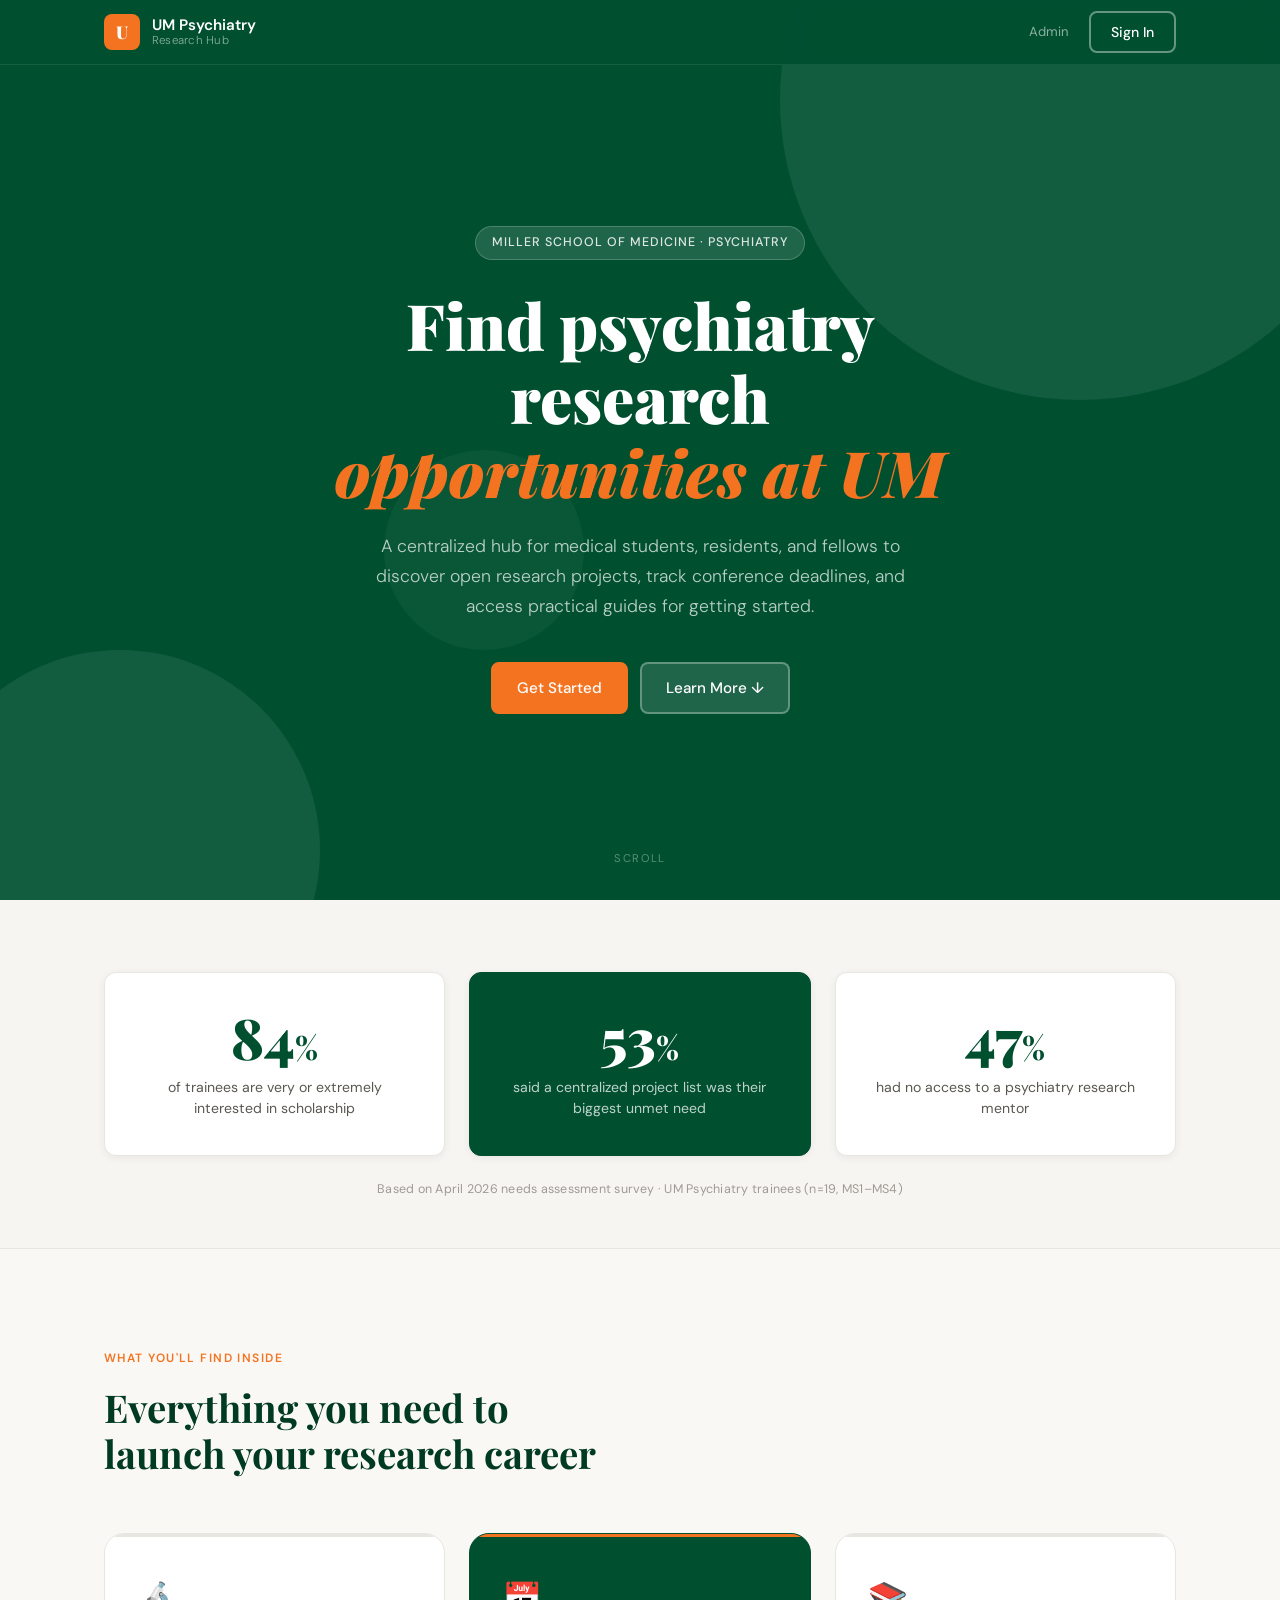
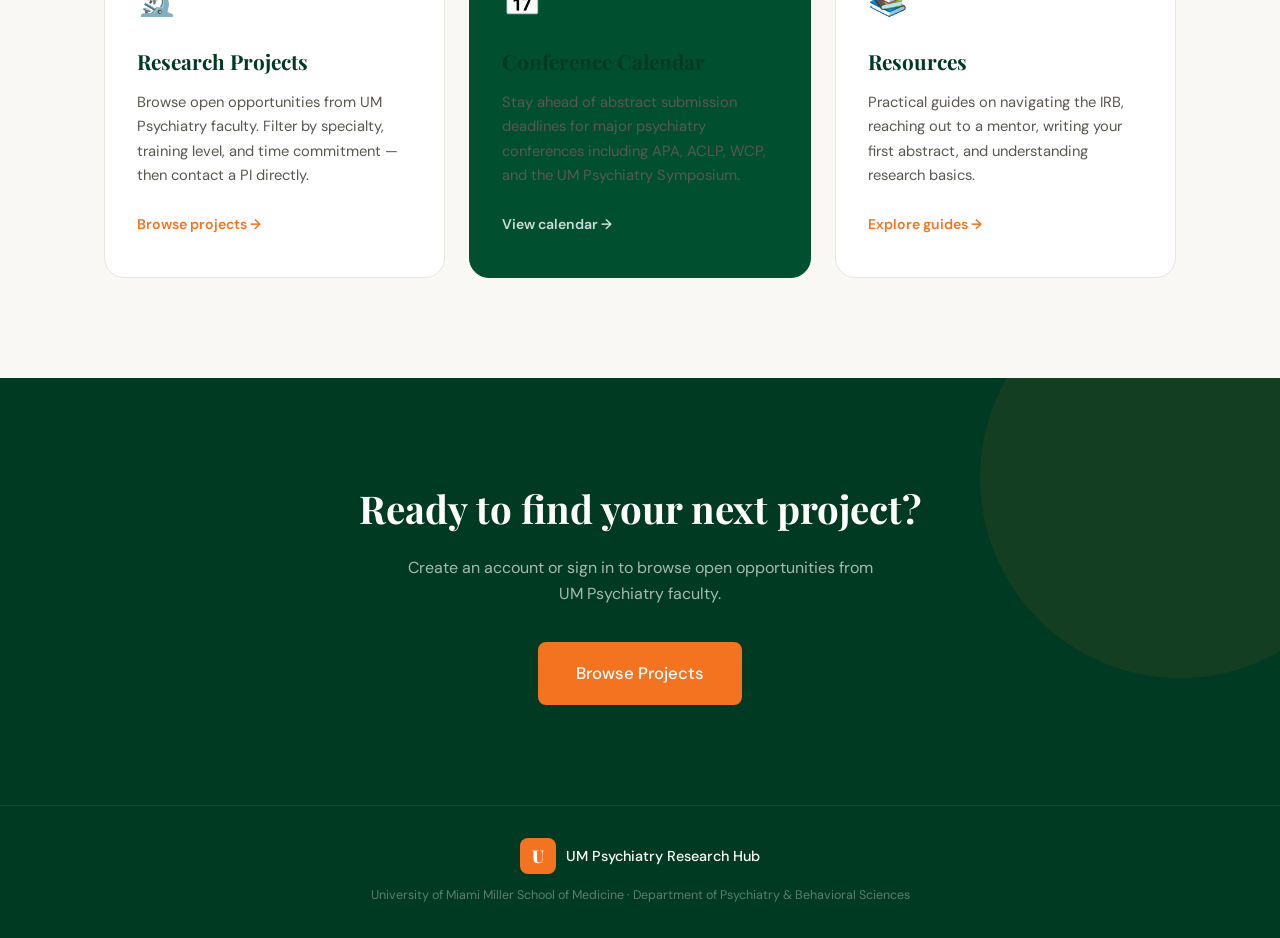
<file: index.html>
<!DOCTYPE html>
<html lang="en">
<head>
  <meta charset="UTF-8" />
  <meta name="viewport" content="width=device-width, initial-scale=1.0" />
  <title>UM Psychiatry Research Hub</title>
  <link rel="preconnect" href="https://fonts.googleapis.com">
  <link rel="preconnect" href="https://fonts.gstatic.com" crossorigin>
  <link href="https://fonts.googleapis.com/css2?family=Playfair+Display:wght@700;900&family=DM+Sans:wght@300;400;500;600&display=swap" rel="stylesheet">
  <link rel="stylesheet" href="styles.css" />
</head>
<body>

  <!-- NAV -->
  <nav class="nav">
    <div class="nav-inner">
      <div class="nav-brand">
        <div class="nav-logo">U</div>
        <div class="nav-brand-text">
          <span class="nav-title">UM Psychiatry</span>
          <span class="nav-sub">Research Hub</span>
        </div>
      </div>
      <div style="display:flex;gap:8px;align-items:center;">
        <a href="dashboard.html" style="color:rgba(255,255,255,0.55);font-size:0.82rem;text-decoration:none;padding:6px 12px;border-radius:6px;transition:all 0.2s;" onmouseover="this.style.color='white'" onmouseout="this.style.color='rgba(255,255,255,0.55)'">Admin</a>
        <a href="login.html" class="btn btn-outline">Sign In</a>
      </div>
    </div>
  </nav>

  <!-- HERO -->
  <section class="hero">
    <div class="hero-bg">
      <div class="hero-circle c1"></div>
      <div class="hero-circle c2"></div>
      <div class="hero-circle c3"></div>
    </div>
    <div class="container hero-content">
      <div class="hero-badge">Miller School of Medicine · Psychiatry</div>
      <h1 class="hero-headline">Find psychiatry research<br><em>opportunities at UM</em></h1>
      <p class="hero-sub">A centralized hub for medical students, residents, and fellows to discover open research projects, track conference deadlines, and access practical guides for getting started.</p>
      <div class="hero-actions">
        <a href="login.html" class="btn btn-primary">Get Started</a>
        <a href="#features" class="btn btn-ghost">Learn More ↓</a>
      </div>
    </div>
    <div class="hero-scroll-hint">scroll</div>
  </section>

  <!-- STATS -->
  <section class="stats">
    <div class="container stats-grid">
      <div class="stat-card">
        <div class="stat-num">84<span class="stat-pct">%</span></div>
        <div class="stat-label">of trainees are very or extremely interested in scholarship</div>
      </div>
      <div class="stat-card stat-card--accent">
        <div class="stat-num">53<span class="stat-pct">%</span></div>
        <div class="stat-label">said a centralized project list was their biggest unmet need</div>
      </div>
      <div class="stat-card">
        <div class="stat-num">47<span class="stat-pct">%</span></div>
        <div class="stat-label">had no access to a psychiatry research mentor</div>
      </div>
    </div>
    <p class="stats-source">Based on April 2026 needs assessment survey · UM Psychiatry trainees (n=19, MS1–MS4)</p>
  </section>

  <!-- FEATURES -->
  <section class="features" id="features">
    <div class="container">
      <div class="section-label">What you'll find inside</div>
      <h2 class="section-title">Everything you need to<br>launch your research career</h2>
      <div class="features-grid">

        <div class="feature-card">
          <div class="feature-icon">🔬</div>
          <h3>Research Projects</h3>
          <p>Browse open opportunities from UM Psychiatry faculty. Filter by specialty, training level, and time commitment — then contact a PI directly.</p>
          <a href="login.html" class="feature-link">Browse projects →</a>
        </div>

        <div class="feature-card feature-card--highlight">
          <div class="feature-icon">📅</div>
          <h3>Conference Calendar</h3>
          <p>Stay ahead of abstract submission deadlines for major psychiatry conferences including APA, ACLP, WCP, and the UM Psychiatry Symposium.</p>
          <a href="login.html" class="feature-link">View calendar →</a>
        </div>

        <div class="feature-card">
          <div class="feature-icon">📚</div>
          <h3>Resources</h3>
          <p>Practical guides on navigating the IRB, reaching out to a mentor, writing your first abstract, and understanding research basics.</p>
          <a href="login.html" class="feature-link">Explore guides →</a>
        </div>

      </div>
    </div>
  </section>

  <!-- CTA -->
  <section class="cta">
    <div class="container cta-inner">
      <h2>Ready to find your next project?</h2>
      <p>Create an account or sign in to browse open opportunities from UM Psychiatry faculty.</p>
      <a href="login.html" class="btn btn-primary btn-lg">Browse Projects</a>
    </div>
  </section>

  <!-- FOOTER -->
  <footer class="footer">
    <div class="container footer-inner">
      <div class="footer-brand">
        <div class="nav-logo">U</div>
        <span>UM Psychiatry Research Hub</span>
      </div>
      <p class="footer-copy">University of Miami Miller School of Medicine · Department of Psychiatry &amp; Behavioral Sciences</p>
    </div>
  </footer>

</body>
</html>
</file>
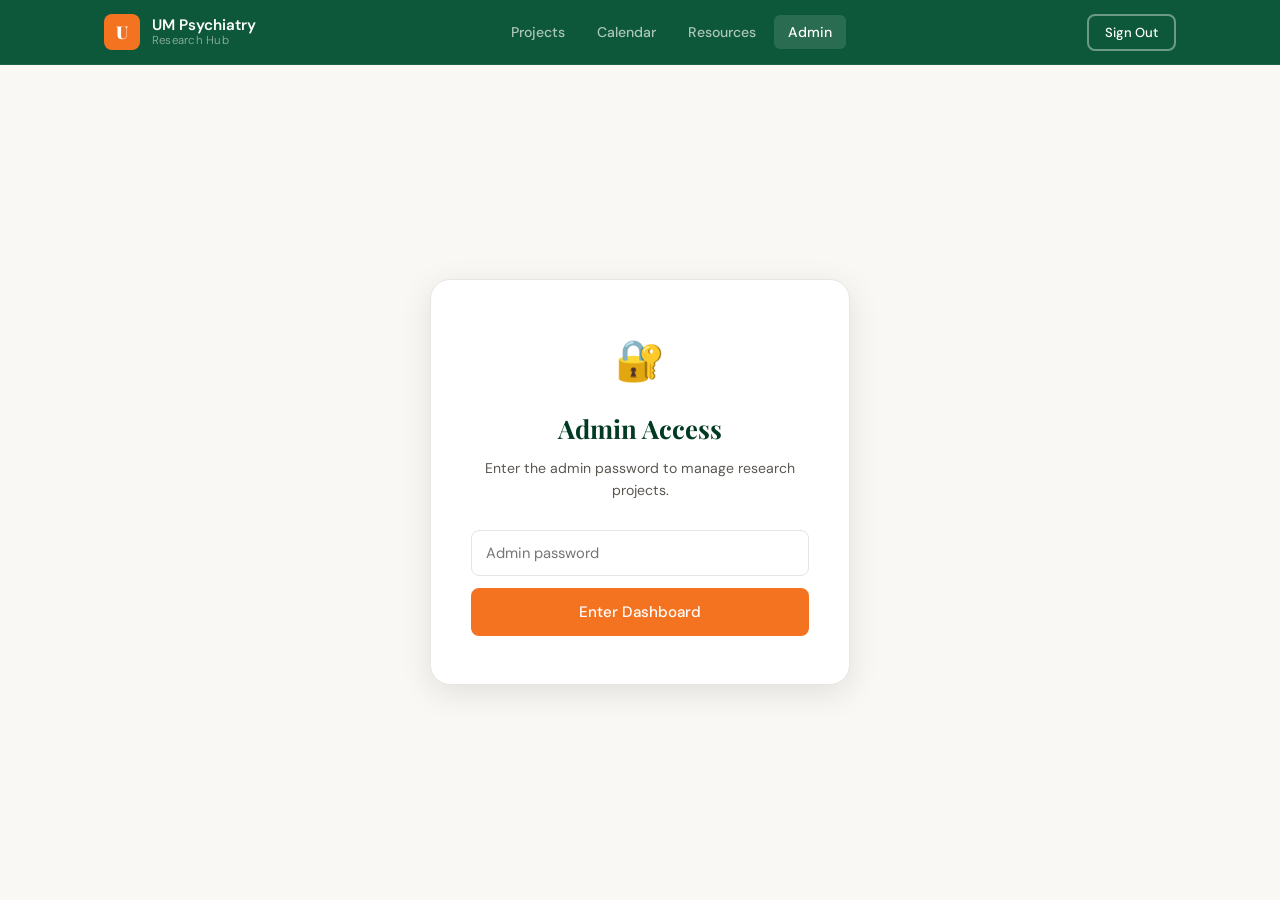
<file: dashboard.html>
<!DOCTYPE html>
<html lang="en">
<head>
  <meta charset="UTF-8" />
  <meta name="viewport" content="width=device-width, initial-scale=1.0" />
  <title>Admin Dashboard · UM Psychiatry Research Hub</title>
  <link rel="preconnect" href="https://fonts.googleapis.com">
  <link rel="preconnect" href="https://fonts.gstatic.com" crossorigin>
  <link href="https://fonts.googleapis.com/css2?family=Playfair+Display:wght@700;900&family=DM+Sans:wght@300;400;500;600&display=swap" rel="stylesheet">
  <link rel="stylesheet" href="styles.css" />
  <style>
    body { padding-top: 64px; background: var(--cream); }
    .app-nav-links { display: flex; gap: 4px; }
    .app-nav-link { color: rgba(255,255,255,0.65); text-decoration: none; font-size: 0.88rem; font-weight: 500; padding: 6px 14px; border-radius: 6px; transition: all var(--transition); }
    .app-nav-link:hover { color: var(--white); background: rgba(255,255,255,0.08); }
    .app-nav-link.active { color: var(--white); background: rgba(255,255,255,0.12); }
    .gate { min-height: calc(100vh - 64px); display: flex; align-items: center; justify-content: center; padding: 40px 24px; }
    .gate-card { background: var(--white); border: 1px solid var(--gray-200); border-radius: var(--radius-lg); padding: 48px 40px; max-width: 420px; width: 100%; box-shadow: var(--shadow-md); text-align: center; }
    .gate-icon { font-size: 2.5rem; margin-bottom: 16px; }
    .gate-card h2 { font-family: var(--font-display); font-size: 1.6rem; color: var(--green-dark); margin-bottom: 8px; }
    .gate-card p { font-size: 0.88rem; color: var(--gray-600); margin-bottom: 28px; }
    .gate-input { width: 100%; padding: 12px 14px; border: 1.5px solid var(--gray-200); border-radius: 8px; font-family: var(--font-body); font-size: 0.92rem; outline: none; margin-bottom: 12px; }
    .gate-input:focus { border-color: var(--green); }
    .gate-error { color: #dc2626; font-size: 0.82rem; margin-top: 10px; display: none; }
    .dashboard { display: none; }
    .page-header { background: var(--green); padding: 40px 0 32px; }
    .page-header-inner { display: flex; align-items: center; justify-content: space-between; flex-wrap: wrap; gap: 16px; }
    .page-header h1 { font-family: var(--font-display); font-size: 2rem; font-weight: 700; color: var(--white); margin-bottom: 4px; }
    .page-header p { color: rgba(255,255,255,0.65); font-size: 0.9rem; }
    .dashboard-body { padding: 40px 0 80px; }
    .dashboard-grid { display: grid; grid-template-columns: 1fr 420px; gap: 32px; align-items: start; }
    .section-card { background: var(--white); border: 1px solid var(--gray-200); border-radius: var(--radius-lg); overflow: hidden; }
    .section-card-header { padding: 20px 24px; border-bottom: 1px solid var(--gray-200); display: flex; align-items: center; justify-content: space-between; }
    .section-card-header h2 { font-family: var(--font-display); font-size: 1.15rem; color: var(--green-dark); }
    .project-count-badge { background: var(--gray-100); color: var(--gray-600); font-size: 0.75rem; font-weight: 600; padding: 4px 10px; border-radius: 100px; }
    .admin-project-list { list-style: none; }
    .admin-project-item { padding: 18px 24px; border-bottom: 1px solid var(--gray-100); display: flex; align-items: flex-start; gap: 16px; transition: background var(--transition); }
    .admin-project-item:last-child { border-bottom: none; }
    .admin-project-item:hover { background: var(--gray-100); }
    .admin-project-info { flex: 1; min-width: 0; }
    .admin-project-title { font-weight: 600; font-size: 0.92rem; color: var(--green-dark); margin-bottom: 4px; white-space: nowrap; overflow: hidden; text-overflow: ellipsis; }
    .admin-project-meta { font-size: 0.78rem; color: var(--gray-400); }
    .admin-project-actions { display: flex; gap: 8px; flex-shrink: 0; }
    .action-btn { padding: 6px 12px; border-radius: 6px; font-size: 0.78rem; font-weight: 600; cursor: pointer; border: 1.5px solid transparent; font-family: var(--font-body); transition: all var(--transition); }
    .action-btn-edit { background: rgba(0,80,48,0.07); color: var(--green); border-color: rgba(0,80,48,0.15); }
    .action-btn-edit:hover { background: var(--green); color: var(--white); }
    .action-btn-delete { background: rgba(220,38,38,0.06); color: #dc2626; border-color: rgba(220,38,38,0.15); }
    .action-btn-delete:hover { background: #dc2626; color: var(--white); }
    .empty-list { padding: 48px 24px; text-align: center; color: var(--gray-400); font-size: 0.88rem; }
    .status-pill { display: inline-block; font-size: 0.68rem; font-weight: 700; text-transform: uppercase; letter-spacing: 0.05em; padding: 2px 8px; border-radius: 100px; margin-left: 8px; }
    .status-pill.open { background: rgba(34,197,94,0.12); color: #16a34a; }
    .status-pill.closed { background: var(--gray-200); color: var(--gray-600); }
    .form-panel { position: sticky; top: 80px; }
    .project-form { padding: 24px; display: flex; flex-direction: column; gap: 16px; }
    .form-group label { display: block; font-size: 0.8rem; font-weight: 600; color: var(--gray-900); margin-bottom: 6px; }
    .required { color: var(--orange); }
    .form-input { width: 100%; padding: 10px 12px; border: 1.5px solid var(--gray-200); border-radius: 8px; font-family: var(--font-body); font-size: 0.88rem; color: var(--gray-900); background: var(--white); outline: none; appearance: none; transition: border-color var(--transition); }
    .form-input:focus { border-color: var(--green); box-shadow: 0 0 0 3px rgba(0,80,48,0.08); }
    textarea.form-input { resize: vertical; min-height: 90px; line-height: 1.5; }
    .form-select { background-image: url("data:image/svg+xml,%3Csvg xmlns='http://www.w3.org/2000/svg' width='12' height='8' viewBox='0 0 12 8'%3E%3Cpath d='M1 1l5 5 5-5' stroke='%239e9b94' stroke-width='1.5' fill='none' stroke-linecap='round'/%3E%3C/svg%3E"); background-repeat: no-repeat; background-position: right 12px center; padding-right: 32px; cursor: pointer; }
    .form-row { display: grid; grid-template-columns: 1fr 1fr; gap: 12px; }
    .form-actions { display: flex; gap: 10px; padding-top: 4px; }
    .btn-save { flex: 1; padding: 11px 20px; background: var(--green); color: var(--white); border: none; border-radius: 8px; font-family: var(--font-body); font-size: 0.9rem; font-weight: 600; cursor: pointer; transition: all var(--transition); }
    .btn-save:hover { background: var(--green-light); }
    .btn-cancel { padding: 11px 16px; background: var(--gray-100); color: var(--gray-600); border: none; border-radius: 8px; font-family: var(--font-body); font-size: 0.9rem; font-weight: 500; cursor: pointer; display: none; }
    .btn-cancel:hover { background: var(--gray-200); }
    .form-feedback { font-size: 0.82rem; padding: 10px 14px; border-radius: 8px; display: none; }
    .form-feedback.success { background: rgba(34,197,94,0.1); color: #16a34a; }
    .form-feedback.error { background: rgba(220,38,38,0.08); color: #dc2626; }
    .tbd-check { display: inline-flex; align-items: center; gap: 6px; font-size: 0.78rem; font-weight: 500; color: var(--gray-600); cursor: pointer; margin-top: 6px; }
    .tbd-check input { accent-color: #1d4ed8; }
    .form-input:disabled { background: var(--gray-100); color: var(--gray-400); }
    .form-hint { font-size: 0.72rem; color: var(--gray-400); margin-top: 4px; }
    .status-pill.up { background: #dcfce7; color: #15803d; }
    .status-pill.past { background: #fee2e2; color: #b91c1c; }
    .status-pill.tbd { background: #dbeafe; color: #1d4ed8; }
    .action-btn-next { background: rgba(244,115,33,0.08); color: #c2410c; border-color: rgba(244,115,33,0.2); }
    .action-btn-next:hover { background: var(--orange); color: var(--white); }
    @media (max-width: 900px) { .dashboard-grid { grid-template-columns: 1fr; } .form-panel { position: static; } }
  </style>
</head>
<body>
  <nav class="nav">
    <div class="nav-inner">
      <a href="index.html" class="nav-brand" style="text-decoration:none;">
        <div class="nav-logo">U</div>
        <div class="nav-brand-text">
          <span class="nav-title">UM Psychiatry</span>
          <span class="nav-sub">Research Hub</span>
        </div>
      </a>
      <div class="app-nav-links">
        <a href="projects.html" class="app-nav-link">Projects</a>
        <a href="calendar.html" class="app-nav-link">Calendar</a>
        <a href="resources.html" class="app-nav-link">Resources</a>
        <a href="dashboard.html" class="app-nav-link active">Admin</a>
      </div>
      <a href="index.html" class="btn btn-outline" style="font-size:0.82rem; padding:6px 16px;">Sign Out</a>
    </div>
  </nav>

  <!-- LOGIN GATE -->
  <div class="gate" id="gate">
    <div class="gate-card">
      <div class="gate-icon">🔐</div>
      <h2>Admin Access</h2>
      <p>Enter the admin password to manage research projects.</p>
      <input type="password" class="gate-input" id="gate-password" placeholder="Admin password" onkeydown="if(event.key==='Enter') unlock()" />
      <button class="btn btn-primary btn-full" onclick="unlock()">Enter Dashboard</button>
      <div class="gate-error" id="gate-error">Incorrect password. Please try again.</div>
    </div>
  </div>

  <!-- DASHBOARD -->
  <div class="dashboard" id="dashboard">
    <section class="page-header">
      <div class="container page-header-inner">
        <div>
          <h1>Admin Dashboard</h1>
          <p>Add, edit, and remove research project listings</p>
        </div>
        <a href="projects.html" class="btn btn-ghost" style="font-size:0.88rem;">View Live Projects &#8594;</a>
      </div>
    </section>
    <div class="dashboard-body">
      <div class="container dashboard-grid">
        <div>
          <div class="section-card">
            <div class="section-card-header">
              <h2>Current Projects</h2>
              <span class="project-count-badge" id="project-count">Loading...</span>
            </div>
            <ul class="admin-project-list" id="admin-project-list">
              <li class="empty-list">⏳ Loading...</li>
            </ul>
          </div>
        </div>
        <div class="form-panel">
          <div class="section-card">
            <div class="section-card-header">
              <h2 id="form-title">Add New Project</h2>
            </div>
            <div class="project-form">
              <div class="form-feedback" id="form-feedback"></div>
              <input type="hidden" id="field-id" />
              <input type="hidden" id="field-created" />
              <div class="form-group"><label>Project Title <span class="required">*</span></label><input type="text" class="form-input" id="field-title" placeholder="e.g. Depression in Chronic Illness..." /></div>
              <div class="form-group"><label>Principal Investigator <span class="required">*</span></label><input type="text" class="form-input" id="field-pi" placeholder="e.g. Dr. Jane Smith" /></div>
              <div class="form-group"><label>Contact Email <span class="required">*</span></label><input type="email" class="form-input" id="field-contact" placeholder="name@miami.edu" /></div>
              <div class="form-group"><label>Description <span class="required">*</span></label><textarea class="form-input" id="field-description" placeholder="Describe the project, student role, and opportunities..."></textarea></div>
              <div class="form-row">
                <div class="form-group"><label>Specialty</label><select class="form-input form-select" id="field-specialty"><option>General Psychiatry</option><option>Addiction Psychiatry</option><option>Consult-Liaison</option><option>Child &amp; Adolescent</option><option>Neuropsychiatry</option><option>Health Disparities</option></select></div>
                <div class="form-group"><label>Training Level</label><select class="form-input form-select" id="field-level"><option>All Levels</option><option>MS1-MS2</option><option>MS3-MS4</option><option>Resident</option><option>Fellow</option></select></div>
              </div>
              <div class="form-row">
                <div class="form-group"><label>Time Commitment</label><select class="form-input form-select" id="field-commitment"><option>1-2 hrs/week</option><option>3-5 hrs/week</option><option>5-10 hrs/week</option><option>10+ hrs/week</option></select></div>
                <div class="form-group"><label>Status</label><select class="form-input form-select" id="field-status"><option value="open">Open</option><option value="closed">Full / Closed</option></select></div>
              </div>
              <div class="form-group"><label>Tag Label</label><input type="text" class="form-input" id="field-tag" placeholder="e.g. Clinical Research, Mixed Methods..." /></div>
              <div class="form-group"><label>Timeline</label><input type="text" class="form-input" id="field-timeline" placeholder="e.g. Start July 2026, Ongoing..." /></div>
              <div class="form-group"><label>Skills / Background</label><input type="text" class="form-input" id="field-skills" placeholder="e.g. Basic statistics, Spanish a plus..." /></div>
              <div class="form-actions">
                <button class="btn-cancel" id="btn-cancel" onclick="resetForm()">Cancel</button>
                <button class="btn-save" id="btn-save" onclick="saveProject()">Add Project</button>
              </div>
            </div>
          </div>
        </div>
      </div>
    </div>

    <!-- CALENDAR ADMIN -->
    <div class="dashboard-body" style="padding-top:0;">
      <div class="container dashboard-grid">
        <div>
          <div class="section-card">
            <div class="section-card-header">
              <h2>Conference Calendar</h2>
              <span class="project-count-badge" id="conf-count">Loading...</span>
            </div>
            <ul class="admin-project-list" id="admin-conf-list">
              <li class="empty-list">⏳ Loading...</li>
            </ul>
          </div>
        </div>
        <div class="form-panel">
          <div class="section-card">
            <div class="section-card-header">
              <h2 id="conf-form-title">Add New Conference</h2>
            </div>
            <div class="project-form">
              <div class="form-feedback" id="conf-form-feedback"></div>
              <input type="hidden" id="conf-field-id" />
              <div class="form-group"><label>Conference Name <span class="required">*</span></label><input type="text" class="form-input" id="conf-field-name" placeholder="e.g. APA Annual Meeting" /></div>
              <div class="form-group"><label>Organization</label><input type="text" class="form-input" id="conf-field-org" placeholder="e.g. American Psychiatric Association" /></div>
              <div class="form-group">
                <label>Year / Edition</label>
                <input type="number" class="form-input" id="conf-field-year" placeholder="e.g. 2027" min="2000" max="2100" />
                <div class="form-hint">Fills in automatically from the start date. Only needed when dates are TBD.</div>
              </div>
              <div class="form-row">
                <div class="form-group"><label>Start Date</label><input type="date" class="form-input" id="conf-field-conference" /></div>
                <div class="form-group"><label>End Date</label><input type="date" class="form-input" id="conf-field-conference-end" /></div>
              </div>
              <label class="tbd-check" style="margin-top:-8px;"><input type="checkbox" id="conf-tbd-dates" onchange="toggleTbd('dates')" /> Conference dates TBD</label>
              <div class="form-group">
                <label>Abstract Deadline</label>
                <input type="date" class="form-input" id="conf-field-abstract" />
                <label class="tbd-check"><input type="checkbox" id="conf-tbd-abstract" onchange="toggleTbd('abstract')" /> Abstract deadline TBD</label>
              </div>
              <div class="form-group">
                <label>Location</label>
                <input type="text" class="form-input" id="conf-field-location" placeholder="e.g. San Francisco, CA" />
                <label class="tbd-check"><input type="checkbox" id="conf-tbd-location" onchange="toggleTbd('location')" /> Location TBD</label>
              </div>
              <div class="form-group"><label>Website</label><input type="url" class="form-input" id="conf-field-website" placeholder="https://..." /></div>
              <div class="form-group"><label>Notes</label><textarea class="form-input" id="conf-field-notes" placeholder="Any tips, reminders, or details..."></textarea></div>
              <div class="form-actions">
                <button class="btn-cancel" id="conf-btn-cancel" onclick="resetConfForm()">Cancel</button>
                <button class="btn-save" id="conf-btn-save" onclick="saveConference()">Add Conference</button>
              </div>
            </div>
          </div>
        </div>
      </div>
    </div>

    <!-- RESOURCES ADMIN -->
    <div class="dashboard-body" style="padding-top:0;">
      <div class="container dashboard-grid">
        <div>
          <div class="section-card">
            <div class="section-card-header">
              <h2>Resources</h2>
              <span class="project-count-badge" id="res-count">Loading...</span>
            </div>
            <ul class="admin-project-list" id="admin-res-list">
              <li class="empty-list">⏳ Loading...</li>
            </ul>
          </div>
        </div>
        <div class="form-panel">
          <div class="section-card">
            <div class="section-card-header">
              <h2 id="res-form-title">Add New Resource</h2>
            </div>
            <div class="project-form">
              <div class="form-feedback" id="res-form-feedback"></div>
              <input type="hidden" id="res-field-id" />
              <div class="form-group"><label>Title <span class="required">*</span></label><input type="text" class="form-input" id="res-field-title" placeholder="e.g. How to Navigate the UM IRB" /></div>
              <div class="form-row">
                <div class="form-group"><label>Category</label><select class="form-input form-select" id="res-field-category"><option>Getting Started</option><option>IRB &amp; Compliance</option><option>Mentorship</option><option>Writing &amp; Publishing</option><option>Conferences</option><option>Funding</option></select></div>
                <div class="form-group"><label>Icon (emoji)</label><input type="text" class="form-input" id="res-field-icon" placeholder="e.g. 📋" /></div>
              </div>
              <div class="form-group"><label>Description</label><textarea class="form-input" id="res-field-description" placeholder="Describe what this resource covers..."></textarea></div>
              <div class="form-group"><label>Link</label><input type="url" class="form-input" id="res-field-link" placeholder="https://..." /></div>
              <div class="form-group"><label>Link Label</label><input type="text" class="form-input" id="res-field-link_label" placeholder="e.g. View Guide" /></div>
              <div class="form-actions">
                <button class="btn-cancel" id="res-btn-cancel" onclick="resetResForm()">Cancel</button>
                <button class="btn-save" id="res-btn-save" onclick="saveResource()">Add Resource</button>
              </div>
            </div>
          </div>
        </div>
      </div>
    </div>
  </div>

  <script>
    const ADMIN_PASSWORD = 'umpsych2026';
    let adminPassword = '';
    let editingId = null;

    function unlock() {
      const pw = document.getElementById('gate-password').value;
      if (pw === ADMIN_PASSWORD) {
        adminPassword = pw;
        document.getElementById('gate').style.display = 'none';
        document.getElementById('dashboard').style.display = 'block';
        loadProjects();
        loadConferences();
        loadResources();
      } else {
        document.getElementById('gate-error').style.display = 'block';
      }
    }

    async function loadProjects() {
      try {
        const res = await fetch('/.netlify/functions/projects');
        const data = await res.json();
        const projects = Array.isArray(data) ? data : [];
        renderList(projects);
      } catch (err) {
        renderList([]);
        showFeedback('Could not load projects: ' + err.message, 'error');
      }
    }

    function renderList(projects) {
      const list = document.getElementById('admin-project-list');
      const count = document.getElementById('project-count');
      count.textContent = projects.length + ' project' + (projects.length !== 1 ? 's' : '');
      if (projects.length === 0) {
        list.innerHTML = '<li class="empty-list">📋 No projects yet. Add your first one using the form.</li>';
        return;
      }
      list.innerHTML = projects.map(p =>
        '<li class="admin-project-item">' +
        '<div class="admin-project-info">' +
        '<div class="admin-project-title">' + p.title + '<span class="status-pill ' + p.status + '">' + (p.status === 'open' ? 'Open' : 'Full') + '</span></div>' +
        '<div class="admin-project-meta">' + p.pi + ' · ' + p.specialty + ' · ' + p.level + '</div>' +
        '</div>' +
        '<div class="admin-project-actions">' +
        '<button class="action-btn action-btn-edit" onclick=\'editProject(' + JSON.stringify(JSON.stringify(p)) + ')\'>Edit</button>' +
        '<button class="action-btn action-btn-delete" onclick="deleteProject(\'' + p.id + '\')">Delete</button>' +
        '</div></li>'
      ).join('');
    }

    async function saveProject() {
      const btn = document.getElementById('btn-save');
      const project = {
        id: document.getElementById('field-id').value || null,
        createdAt: document.getElementById('field-created').value || null,
        title: document.getElementById('field-title').value.trim(),
        pi: document.getElementById('field-pi').value.trim(),
        contact: document.getElementById('field-contact').value.trim(),
        description: document.getElementById('field-description').value.trim(),
        specialty: document.getElementById('field-specialty').value,
        level: document.getElementById('field-level').value,
        commitment: document.getElementById('field-commitment').value,
        status: document.getElementById('field-status').value,
        tag: document.getElementById('field-tag').value.trim() || 'Research',
        timeline: document.getElementById('field-timeline').value.trim(),
        skills: document.getElementById('field-skills').value.trim(),
      };
      if (!project.title || !project.pi || !project.contact || !project.description) {
        showFeedback('Please fill in all required fields.', 'error');
        return;
      }
      btn.textContent = 'Saving...';
      btn.disabled = true;
      try {
        const res = await fetch('/.netlify/functions/projects', {
          method: 'POST',
          headers: { 'Content-Type': 'application/json' },
          body: JSON.stringify({ password: adminPassword, action: 'save', project }),
        });
        const data = await res.json();
        if (data.success) {
          showFeedback(editingId ? 'Project updated!' : 'Project added!', 'success');
          resetForm();
          loadProjects();
        } else {
          showFeedback(data.error || 'Something went wrong.', 'error');
        }
      } catch (err) {
        showFeedback('Error: ' + err.message, 'error');
      }
      btn.textContent = editingId ? 'Update Project' : 'Add Project';
      btn.disabled = false;
    }

    function editProject(pJson) {
      const p = JSON.parse(pJson);
      editingId = p.id;
      document.getElementById('field-id').value = p.id;
      document.getElementById('field-created').value = p.createdAt || '';
      document.getElementById('field-title').value = p.title || '';
      document.getElementById('field-pi').value = p.pi || '';
      document.getElementById('field-contact').value = p.contact || '';
      document.getElementById('field-description').value = p.description || '';
      document.getElementById('field-specialty').value = p.specialty || 'General Psychiatry';
      document.getElementById('field-level').value = p.level || 'All Levels';
      document.getElementById('field-commitment').value = p.commitment || '1-2 hrs/week';
      document.getElementById('field-status').value = p.status || 'open';
      document.getElementById('field-tag').value = p.tag || '';
      document.getElementById('field-timeline').value = p.timeline || '';
      document.getElementById('field-skills').value = p.skills || '';
      document.getElementById('form-title').textContent = 'Edit Project';
      document.getElementById('btn-save').textContent = 'Update Project';
      document.getElementById('btn-cancel').style.display = 'block';
      document.querySelector('.form-panel').scrollIntoView({ behavior: 'smooth' });
    }

    async function deleteProject(id) {
      if (!confirm('Delete this project? This cannot be undone.')) return;
      try {
        const res = await fetch('/.netlify/functions/projects', {
          method: 'POST',
          headers: { 'Content-Type': 'application/json' },
          body: JSON.stringify({ password: adminPassword, action: 'delete', id }),
        });
        const data = await res.json();
        if (data.success) loadProjects();
        else showFeedback('Failed to delete.', 'error');
      } catch (err) {
        showFeedback('Error: ' + err.message, 'error');
      }
    }

    function resetForm() {
      editingId = null;
      document.getElementById('field-id').value = '';
      document.getElementById('field-created').value = '';
      ['title','pi','contact','description','tag','timeline','skills'].forEach(f => document.getElementById('field-' + f).value = '');
      document.getElementById('field-specialty').value = 'General Psychiatry';
      document.getElementById('field-level').value = 'All Levels';
      document.getElementById('field-commitment').value = '1-2 hrs/week';
      document.getElementById('field-status').value = 'open';
      document.getElementById('form-title').textContent = 'Add New Project';
      document.getElementById('btn-save').textContent = 'Add Project';
      document.getElementById('btn-cancel').style.display = 'none';
      document.getElementById('form-feedback').style.display = 'none';
    }

    function showFeedback(msg, type) {
      const el = document.getElementById('form-feedback');
      el.textContent = msg;
      el.className = 'form-feedback ' + type;
      el.style.display = 'block';
      setTimeout(() => el.style.display = 'none', 5000);
    }

    // ===== CALENDAR ADMIN =====
    let editingConfId = null;
    let confsById = {};

    function confTodayStr() {
      const d = new Date();
      return d.getFullYear() + '-' + String(d.getMonth() + 1).padStart(2, '0') + '-' + String(d.getDate()).padStart(2, '0');
    }
    function confStatus(c) {
      if (!c.conference_date) return 'tbd';
      return (c.conference_end_date || c.conference_date) < confTodayStr() ? 'past' : 'up';
    }
    function confEsc(s) {
      return String(s || '').replace(/[&<>"']/g, ch => ({ '&': '&amp;', '<': '&lt;', '>': '&gt;', '"': '&quot;', "'": '&#39;' }[ch]));
    }
    function confYear(c) {
      return String(c.edition_year || (c.conference_date ? c.conference_date.slice(0, 4) : ''));
    }

    async function loadConferences() {
      try {
        const res = await fetch('/.netlify/functions/calendar');
        const data = await res.json();
        const conferences = Array.isArray(data) ? data : [];
        renderConfList(conferences);
      } catch (err) {
        renderConfList([]);
        showConfFeedback('Could not load conferences: ' + err.message, 'error');
      }
    }

    function formatConfDate(dateStr) {
      if (!dateStr) return 'TBD';
      const parts = dateStr.split('-');
      const d = new Date(Number(parts[0]), Number(parts[1]) - 1, Number(parts[2]));
      return d.toLocaleDateString('en-US', { month: 'short', day: 'numeric', year: 'numeric' });
    }

    function formatConfRange(start, end) {
      if (!start) return 'TBD';
      if (!end || end === start) return formatConfDate(start);
      return formatConfDate(start) + ' – ' + formatConfDate(end);
    }

    function renderConfList(conferences) {
      const list = document.getElementById('admin-conf-list');
      const count = document.getElementById('conf-count');
      confsById = {};
      conferences.forEach(c => { confsById[c.id] = c; });
      count.textContent = conferences.length + ' conference' + (conferences.length !== 1 ? 's' : '');
      if (conferences.length === 0) {
        list.innerHTML = '<li class="empty-list">📅 No conferences yet. Add your first one using the form.</li>';
        return;
      }
      conferences.sort((a, b) => (a.name || '').localeCompare(b.name || '') || (confYear(a) || '9999').localeCompare(confYear(b) || '9999'));
      const labels = { up: 'Upcoming', past: 'Past', tbd: 'TBD' };
      list.innerHTML = conferences.map(c => {
        const st = confStatus(c);
        const yr = confYear(c);
        return '<li class="admin-project-item">' +
          '<div class="admin-project-info">' +
          '<div class="admin-project-title">' + confEsc(c.name || 'Untitled Conference') + (yr ? ' · ' + confEsc(yr) : '') + '<span class="status-pill ' + st + '">' + labels[st] + '</span></div>' +
          '<div class="admin-project-meta">' + (c.org ? confEsc(c.org) + ' · ' : '') + 'Conference: ' + formatConfRange(c.conference_date, c.conference_end_date) + ' · Abstract due: ' + formatConfDate(c.abstract_date) + '</div>' +
          '</div>' +
          '<div class="admin-project-actions">' +
          '<button class="action-btn action-btn-next" title="Add next year\'s edition" onclick="addNextYear(\'' + c.id + '\')">+ Next yr</button>' +
          '<button class="action-btn action-btn-edit" onclick="editConference(\'' + c.id + '\')">Edit</button>' +
          '<button class="action-btn action-btn-delete" onclick="deleteConference(\'' + c.id + '\')">Delete</button>' +
          '</div></li>';
      }).join('');
    }

    function toggleTbd(which) {
      if (which === 'dates') {
        const on = document.getElementById('conf-tbd-dates').checked;
        ['conf-field-conference', 'conf-field-conference-end'].forEach(id => {
          const el = document.getElementById(id);
          if (on) el.value = '';
          el.disabled = on;
        });
      } else {
        const on = document.getElementById('conf-tbd-' + which).checked;
        const el = document.getElementById(which === 'abstract' ? 'conf-field-abstract' : 'conf-field-location');
        if (on) el.value = '';
        el.disabled = on;
      }
    }

    function setTbd(which, on) {
      document.getElementById('conf-tbd-' + which).checked = on;
      toggleTbd(which);
    }

    async function saveConference() {
      const btn = document.getElementById('conf-btn-save');
      const tbdDates = document.getElementById('conf-tbd-dates').checked;
      const tbdAbstract = document.getElementById('conf-tbd-abstract').checked;
      const conference = {
        airtableId: document.getElementById('conf-field-id').value || null,
        name: document.getElementById('conf-field-name').value.trim(),
        org: document.getElementById('conf-field-org').value.trim(),
        edition_year: document.getElementById('conf-field-year').value.trim(),
        abstract_date: tbdAbstract ? '' : (document.getElementById('conf-field-abstract').value || ''),
        conference_date: tbdDates ? '' : (document.getElementById('conf-field-conference').value || ''),
        conference_end_date: tbdDates ? '' : (document.getElementById('conf-field-conference-end').value || ''),
        location: document.getElementById('conf-tbd-location').checked ? '' : document.getElementById('conf-field-location').value.trim(),
        website: document.getElementById('conf-field-website').value.trim(),
        notes: document.getElementById('conf-field-notes').value.trim(),
      };
      if (!conference.name) {
        showConfFeedback('Please enter a conference name.', 'error');
        return;
      }
      if (conference.conference_end_date && !conference.conference_date) {
        showConfFeedback('Please add a start date (or clear the end date).', 'error');
        return;
      }
      if (conference.conference_date && conference.conference_end_date && conference.conference_end_date < conference.conference_date) {
        showConfFeedback('End date is before the start date.', 'error');
        return;
      }
      if (!conference.conference_date && !conference.edition_year) {
        showConfFeedback('Dates are TBD, so please enter the year (e.g. 2027).', 'error');
        return;
      }
      btn.textContent = 'Saving...';
      btn.disabled = true;
      try {
        const res = await fetch('/.netlify/functions/calendar', {
          method: 'POST',
          headers: { 'Content-Type': 'application/json' },
          body: JSON.stringify({ password: adminPassword, action: 'save', conference }),
        });
        const data = await res.json();
        if (data.success) {
          showConfFeedback(editingConfId ? 'Conference updated!' : 'Conference added!', 'success');
          resetConfForm(true);
          loadConferences();
        } else {
          showConfFeedback(data.error || 'Something went wrong.', 'error');
        }
      } catch (err) {
        showConfFeedback('Error: ' + err.message, 'error');
      }
      btn.textContent = editingConfId ? 'Update Conference' : 'Add Conference';
      btn.disabled = false;
    }

    function fillConfForm(c) {
      document.getElementById('conf-field-name').value = c.name || '';
      document.getElementById('conf-field-org').value = c.org || '';
      document.getElementById('conf-field-year').value = c.edition_year || '';
      document.getElementById('conf-field-website').value = c.website || '';
      document.getElementById('conf-field-notes').value = c.notes || '';
      setTbd('dates', false);
      setTbd('abstract', false);
      setTbd('location', false);
      document.getElementById('conf-field-location').value = c.location || '';
      if (!c.location) setTbd('location', true);
      document.getElementById('conf-field-conference').value = c.conference_date || '';
      document.getElementById('conf-field-conference-end').value = c.conference_end_date || '';
      document.getElementById('conf-field-abstract').value = c.abstract_date || '';
      if (!c.conference_date) setTbd('dates', true);
      if (!c.abstract_date) setTbd('abstract', true);
      document.getElementById('conf-btn-cancel').style.display = 'block';
      document.getElementById('conf-form-feedback').style.display = 'none';
      document.querySelectorAll('.form-panel')[1].scrollIntoView({ behavior: 'smooth' });
    }

    function editConference(id) {
      const c = confsById[id];
      if (!c) return;
      editingConfId = c.id;
      document.getElementById('conf-field-id').value = c.airtableId || c.id;
      fillConfForm(c);
      document.getElementById('conf-form-title').textContent = 'Edit Conference';
      document.getElementById('conf-btn-save').textContent = 'Update Conference';
    }

    // Copies a conference into the form as a NEW record for the following year, dates TBD
    function addNextYear(id) {
      const c = confsById[id];
      if (!c) return;
      editingConfId = null;
      document.getElementById('conf-field-id').value = '';
      const yr = Number(confYear(c)) || new Date().getFullYear();
      fillConfForm({ name: c.name, org: c.org, website: c.website, edition_year: yr + 1 });
      document.getElementById('conf-form-title').textContent = 'Add ' + (yr + 1) + ' Edition';
      document.getElementById('conf-btn-save').textContent = 'Add Conference';
    }

    async function deleteConference(id) {
      if (!confirm('Delete this conference? This cannot be undone.')) return;
      try {
        const res = await fetch('/.netlify/functions/calendar', {
          method: 'POST',
          headers: { 'Content-Type': 'application/json' },
          body: JSON.stringify({ password: adminPassword, action: 'delete', id }),
        });
        const data = await res.json();
        if (data.success) loadConferences();
        else showConfFeedback('Failed to delete.', 'error');
      } catch (err) {
        showConfFeedback('Error: ' + err.message, 'error');
      }
    }

    function resetConfForm(keepFeedback) {
      editingConfId = null;
      document.getElementById('conf-field-id').value = '';
      ['name','org','year','abstract','conference','conference-end','location','website','notes'].forEach(f => document.getElementById('conf-field-' + f).value = '');
      setTbd('dates', false);
      setTbd('abstract', false);
      setTbd('location', false);
      document.getElementById('conf-form-title').textContent = 'Add New Conference';
      document.getElementById('conf-btn-save').textContent = 'Add Conference';
      document.getElementById('conf-btn-cancel').style.display = 'none';
      if (keepFeedback !== true) document.getElementById('conf-form-feedback').style.display = 'none';
    }

    function showConfFeedback(msg, type) {
      const el = document.getElementById('conf-form-feedback');
      el.textContent = msg;
      el.className = 'form-feedback ' + type;
      el.style.display = 'block';
      setTimeout(() => el.style.display = 'none', 5000);
    }

    // ===== RESOURCES ADMIN =====
    let editingResId = null;

    async function loadResources() {
      try {
        const res = await fetch('/.netlify/functions/resources');
        const data = await res.json();
        const resources = Array.isArray(data) ? data : [];
        renderResList(resources);
      } catch (err) {
        renderResList([]);
        showResFeedback('Could not load resources: ' + err.message, 'error');
      }
    }

    function renderResList(resources) {
      const list = document.getElementById('admin-res-list');
      const count = document.getElementById('res-count');
      count.textContent = resources.length + ' resource' + (resources.length !== 1 ? 's' : '');
      if (resources.length === 0) {
        list.innerHTML = '<li class="empty-list">📚 No resources yet. Add your first one using the form.</li>';
        return;
      }
      list.innerHTML = resources.map(r =>
        '<li class="admin-project-item">' +
        '<div class="admin-project-info">' +
        '<div class="admin-project-title">' + (r.icon ? r.icon + ' ' : '') + (r.title || 'Untitled Resource') + '</div>' +
        '<div class="admin-project-meta">' + (r.category || '') + '</div>' +
        '</div>' +
        '<div class="admin-project-actions">' +
        '<button class="action-btn action-btn-edit" onclick=\'editResource(' + JSON.stringify(JSON.stringify(r)) + ')\'>Edit</button>' +
        '<button class="action-btn action-btn-delete" onclick="deleteResource(\'' + r.id + '\')">Delete</button>' +
        '</div></li>'
      ).join('');
    }

    async function saveResource() {
      const btn = document.getElementById('res-btn-save');
      const resource = {
        airtableId: document.getElementById('res-field-id').value || null,
        title: document.getElementById('res-field-title').value.trim(),
        category: document.getElementById('res-field-category').value,
        icon: document.getElementById('res-field-icon').value.trim(),
        description: document.getElementById('res-field-description').value.trim(),
        link: document.getElementById('res-field-link').value.trim(),
        link_label: document.getElementById('res-field-link_label').value.trim(),
      };
      if (!resource.title) {
        showResFeedback('Please enter a title.', 'error');
        return;
      }
      btn.textContent = 'Saving...';
      btn.disabled = true;
      try {
        const res = await fetch('/.netlify/functions/resources', {
          method: 'POST',
          headers: { 'Content-Type': 'application/json' },
          body: JSON.stringify({ password: adminPassword, action: 'save', resource }),
        });
        const data = await res.json();
        if (data.success) {
          showResFeedback(editingResId ? 'Resource updated!' : 'Resource added!', 'success');
          resetResForm();
          loadResources();
        } else {
          showResFeedback(data.error || 'Something went wrong.', 'error');
        }
      } catch (err) {
        showResFeedback('Error: ' + err.message, 'error');
      }
      btn.textContent = editingResId ? 'Update Resource' : 'Add Resource';
      btn.disabled = false;
    }

    function editResource(rJson) {
      const r = JSON.parse(rJson);
      editingResId = r.id;
      document.getElementById('res-field-id').value = r.airtableId || r.id;
      document.getElementById('res-field-title').value = r.title || '';
      document.getElementById('res-field-category').value = r.category || 'Getting Started';
      document.getElementById('res-field-icon').value = r.icon || '';
      document.getElementById('res-field-description').value = r.description || '';
      document.getElementById('res-field-link').value = r.link || '';
      document.getElementById('res-field-link_label').value = r.link_label || '';
      document.getElementById('res-form-title').textContent = 'Edit Resource';
      document.getElementById('res-btn-save').textContent = 'Update Resource';
      document.getElementById('res-btn-cancel').style.display = 'block';
      document.querySelectorAll('.form-panel')[2].scrollIntoView({ behavior: 'smooth' });
    }

    async function deleteResource(id) {
      if (!confirm('Delete this resource? This cannot be undone.')) return;
      try {
        const res = await fetch('/.netlify/functions/resources', {
          method: 'POST',
          headers: { 'Content-Type': 'application/json' },
          body: JSON.stringify({ password: adminPassword, action: 'delete', id }),
        });
        const data = await res.json();
        if (data.success) loadResources();
        else showResFeedback('Failed to delete.', 'error');
      } catch (err) {
        showResFeedback('Error: ' + err.message, 'error');
      }
    }

    function resetResForm() {
      editingResId = null;
      document.getElementById('res-field-id').value = '';
      ['title','icon','description','link','link_label'].forEach(f => document.getElementById('res-field-' + f).value = '');
      document.getElementById('res-field-category').value = 'Getting Started';
      document.getElementById('res-form-title').textContent = 'Add New Resource';
      document.getElementById('res-btn-save').textContent = 'Add Resource';
      document.getElementById('res-btn-cancel').style.display = 'none';
      document.getElementById('res-form-feedback').style.display = 'none';
    }

    function showResFeedback(msg, type) {
      const el = document.getElementById('res-form-feedback');
      el.textContent = msg;
      el.className = 'form-feedback ' + type;
      el.style.display = 'block';
      setTimeout(() => el.style.display = 'none', 5000);
    }
  </script>
</body>
</html>
</file>
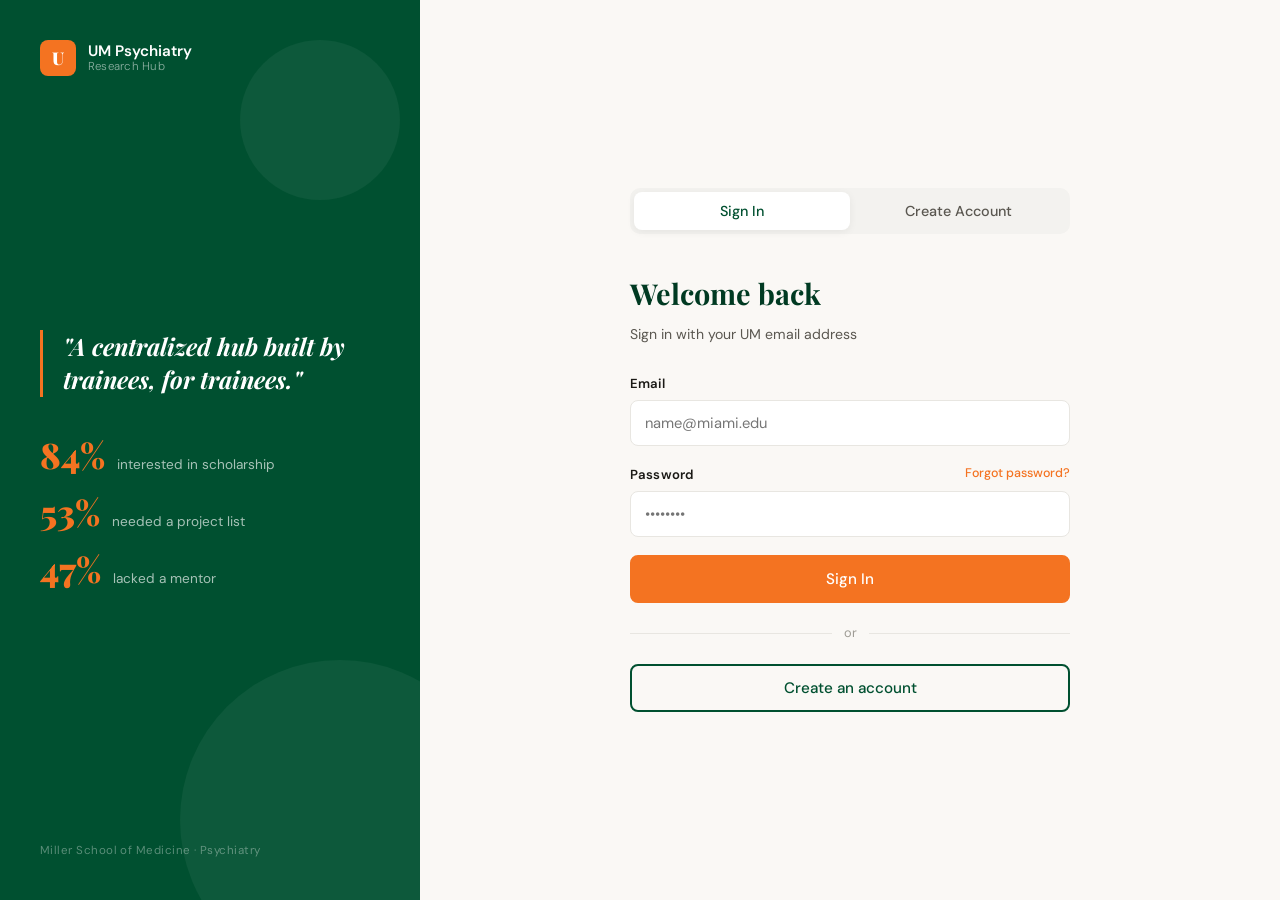
<file: login.html>
<!DOCTYPE html>
<html lang="en">
<head>
  <meta charset="UTF-8" />
  <meta name="viewport" content="width=device-width, initial-scale=1.0" />
  <title>Sign In · UM Psychiatry Research Hub</title>
  <link rel="preconnect" href="https://fonts.googleapis.com">
  <link rel="preconnect" href="https://fonts.gstatic.com" crossorigin>
  <link href="https://fonts.googleapis.com/css2?family=Playfair+Display:wght@700;900&family=DM+Sans:wght@300;400;500;600&display=swap" rel="stylesheet">
  <link rel="stylesheet" href="styles.css" />
</head>
<body class="auth-body">

  <div class="auth-layout">

    <!-- LEFT PANEL -->
    <div class="auth-panel auth-panel--left">
      <a href="index.html" class="nav-brand" style="text-decoration:none;">
        <div class="nav-logo">U</div>
        <div class="nav-brand-text">
          <span class="nav-title">UM Psychiatry</span>
          <span class="nav-sub">Research Hub</span>
        </div>
      </a>

      <div class="auth-panel-body">
        <blockquote class="auth-quote">
          "A centralized hub built by trainees, for trainees."
        </blockquote>
        <div class="auth-stats">
          <div class="auth-stat">
            <span class="auth-stat-num">84%</span>
            <span class="auth-stat-label">interested in scholarship</span>
          </div>
          <div class="auth-stat">
            <span class="auth-stat-num">53%</span>
            <span class="auth-stat-label">needed a project list</span>
          </div>
          <div class="auth-stat">
            <span class="auth-stat-num">47%</span>
            <span class="auth-stat-label">lacked a mentor</span>
          </div>
        </div>
      </div>

      <p class="auth-panel-foot">Miller School of Medicine · Psychiatry</p>

      <div class="auth-panel-circles">
        <div class="ap-circle ap1"></div>
        <div class="ap-circle ap2"></div>
      </div>
    </div>

    <!-- RIGHT PANEL -->
    <div class="auth-panel auth-panel--right">
      <div class="auth-form-wrap">

        <!-- TABS -->
        <div class="auth-tabs">
          <button class="auth-tab active" id="tab-signin" onclick="showTab('signin')">Sign In</button>
          <button class="auth-tab" id="tab-signup" onclick="showTab('signup')">Create Account</button>
        </div>

        <!-- SIGN IN FORM -->
        <div id="form-signin" class="auth-form">
          <h2 class="auth-form-title">Welcome back</h2>
          <p class="auth-form-sub">Sign in with your UM email address</p>

          <div class="form-group">
            <label>Email</label>
            <input type="email" placeholder="name@miami.edu" class="form-input" />
          </div>
          <div class="form-group">
            <label>Password</label>
            <input type="password" placeholder="••••••••" class="form-input" />
            <a href="#" class="form-hint-link">Forgot password?</a>
          </div>

          <button class="btn btn-primary btn-full" onclick="handleSignIn()">Sign In</button>

          <div class="auth-divider"><span>or</span></div>

          <button class="btn btn-outline btn-full" onclick="showTab('signup')">Create an account</button>
        </div>

        <!-- SIGN UP FORM -->
        <div id="form-signup" class="auth-form hidden">
          <h2 class="auth-form-title">Join the Hub</h2>
          <p class="auth-form-sub">Create your account with your UM email</p>

          <div class="form-row">
            <div class="form-group">
              <label>First Name</label>
              <input type="text" placeholder="Jane" class="form-input" />
            </div>
            <div class="form-group">
              <label>Last Name</label>
              <input type="text" placeholder="Smith" class="form-input" />
            </div>
          </div>

          <div class="form-group">
            <label>Email</label>
            <input type="email" placeholder="name@miami.edu" class="form-input" />
          </div>

          <div class="form-group">
            <label>Training Level</label>
            <select class="form-input form-select">
              <option value="" disabled selected>Select your level</option>
              <option>MS1</option>
              <option>MS2</option>
              <option>MS3</option>
              <option>MS4</option>
              <option>PGY-1</option>
              <option>PGY-2</option>
              <option>PGY-3</option>
              <option>PGY-4</option>
              <option>Fellow</option>
              <option>Faculty / PI</option>
            </select>
          </div>

          <div class="form-group">
            <label>Password</label>
            <input type="password" placeholder="Min. 8 characters" class="form-input" />
          </div>

          <button class="btn btn-primary btn-full" onclick="handleSignUp()">Create Account</button>

          <p class="auth-terms">By creating an account you agree to use this platform for academic research purposes within the UM community.</p>
        </div>

        <!-- SUCCESS MESSAGE (hidden) -->
        <div id="form-success" class="auth-form hidden auth-success">
          <div class="success-icon">✓</div>
          <h2>You're in!</h2>
          <p>Redirecting you to the Research Hub...</p>
        </div>

      </div>
    </div>

  </div>

  <script>
    function showTab(tab) {
      document.querySelectorAll('.auth-tab').forEach(t => t.classList.remove('active'));
      document.querySelectorAll('.auth-form').forEach(f => f.classList.add('hidden'));
      document.getElementById('tab-' + tab).classList.add('active');
      document.getElementById('form-' + tab).classList.remove('hidden');
    }

    function handleSignIn() {
      const email = document.querySelector('#form-signin input[type="email"]').value;
      const pass = document.querySelector('#form-signin input[type="password"]').value;
      if (!email || !pass) {
        alert('Please enter your email and password.');
        return;
      }
      showSuccess();
    }

    function handleSignUp() {
      const inputs = document.querySelectorAll('#form-signup .form-input');
      for (let input of inputs) {
        if (!input.value) {
          alert('Please fill in all fields.');
          return;
        }
      }
      showSuccess();
    }

    function showSuccess() {
      document.querySelectorAll('.auth-form').forEach(f => f.classList.add('hidden'));
      document.getElementById('form-success').classList.remove('hidden');
      setTimeout(() => {
        window.location.href = 'projects.html';
      }, 2000);
    }
  </script>

</body>
</html>
</file>
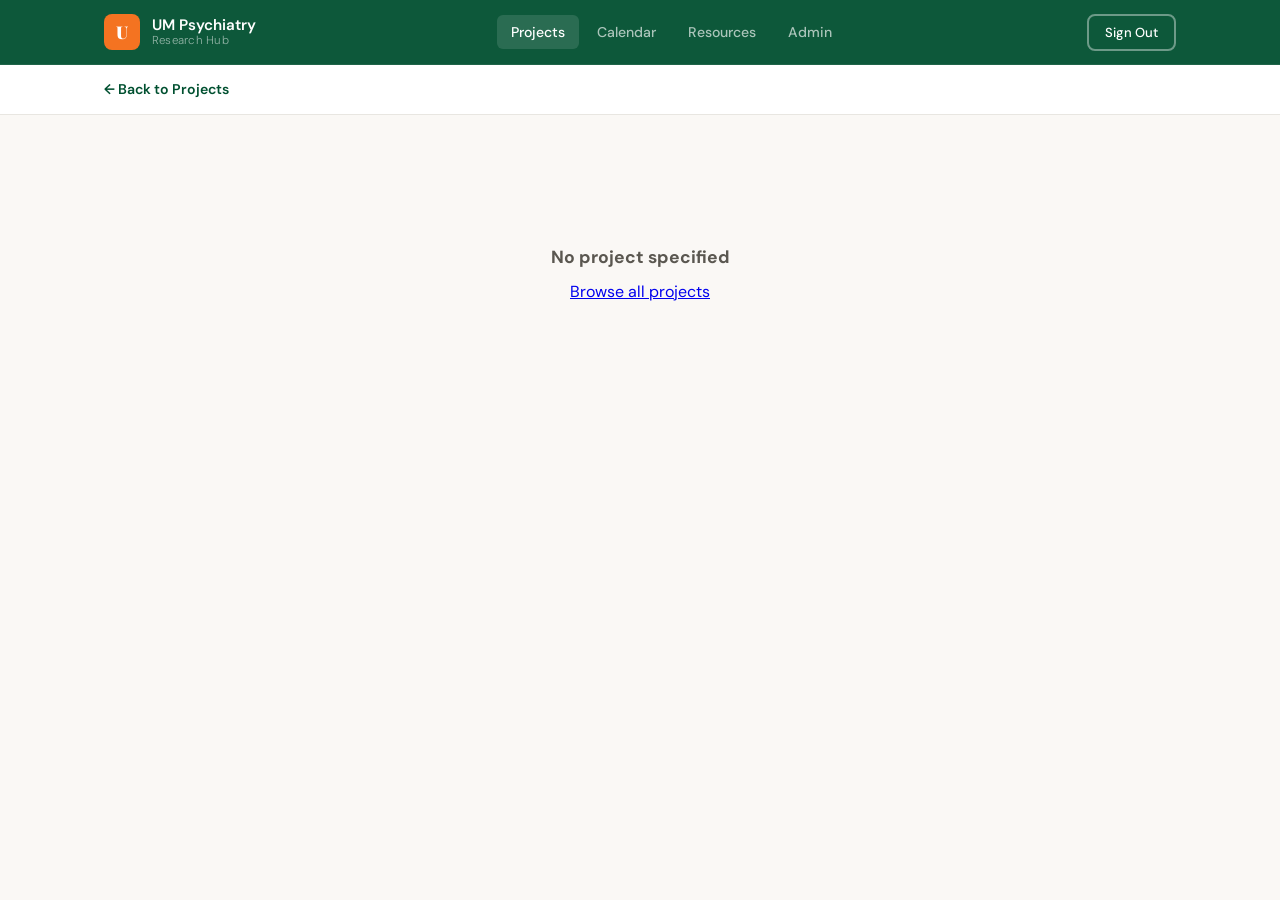
<file: project.html>
<!DOCTYPE html>
<html lang="en">
<head>
  <meta charset="UTF-8" />
  <meta name="viewport" content="width=device-width, initial-scale=1.0" />
  <title>Project Details · UM Psychiatry Research Hub</title>
  <link rel="preconnect" href="https://fonts.googleapis.com">
  <link rel="preconnect" href="https://fonts.gstatic.com" crossorigin>
  <link href="https://fonts.googleapis.com/css2?family=Playfair+Display:wght@700;900&family=DM+Sans:wght@300;400;500;600&display=swap" rel="stylesheet">
  <link rel="stylesheet" href="styles.css" />
  <style>
    body { padding-top: 64px; background: var(--cream); }
    .app-nav-links { display: flex; gap: 4px; }
    .app-nav-link {
      color: rgba(255,255,255,0.65); text-decoration: none; font-size: 0.88rem;
      font-weight: 500; padding: 6px 14px; border-radius: 6px; transition: all var(--transition);
    }
    .app-nav-link:hover { color: var(--white); background: rgba(255,255,255,0.08); }
    .app-nav-link.active { color: var(--white); background: rgba(255,255,255,0.12); }
    .back-bar { background: var(--white); border-bottom: 1px solid var(--gray-200); padding: 12px 0; }
    .back-btn { display: inline-flex; align-items: center; gap: 8px; color: var(--green); text-decoration: none; font-size: 0.88rem; font-weight: 600; transition: gap 0.2s; }
    .back-btn:hover { gap: 12px; }
    .project-detail-section { padding: 48px 0 80px; }
    .project-detail-card { background: var(--white); border: 1px solid var(--gray-200); border-radius: var(--radius-lg); overflow: hidden; box-shadow: var(--shadow-md); }
    .project-detail-header { background: var(--green); padding: 40px 48px; color: var(--white); }
    .project-detail-tag { display: inline-block; font-size: 0.72rem; font-weight: 600; letter-spacing: 0.06em; text-transform: uppercase; padding: 4px 10px; border-radius: 100px; background: rgba(255,255,255,0.15); color: var(--white); margin-bottom: 16px; }
    .project-detail-title { font-family: var(--font-display); font-size: 2rem; font-weight: 700; color: var(--white); line-height: 1.25; margin-bottom: 8px; }
    .project-detail-pi { font-size: 1rem; color: rgba(255,255,255,0.8); font-weight: 500; }
    .project-detail-status { display: inline-flex; align-items: center; gap: 6px; margin-top: 16px; font-size: 0.82rem; color: rgba(255,255,255,0.75); }
    .status-dot { width: 8px; height: 8px; border-radius: 50%; background: #22c55e; }
    .status-dot.closed { background: rgba(255,255,255,0.4); }
    .project-detail-body { padding: 48px; }
    .detail-section { margin-bottom: 36px; }
    .detail-section h3 { font-size: 0.72rem; font-weight: 700; text-transform: uppercase; letter-spacing: 0.08em; color: var(--gray-400); margin-bottom: 12px; padding-bottom: 8px; border-bottom: 1px solid var(--gray-100); }
    .detail-section p { font-size: 0.95rem; color: var(--gray-600); line-height: 1.75; }
    .detail-meta-grid { display: grid; grid-template-columns: 1fr 1fr; gap: 20px; }
    .detail-meta-item label { display: block; font-size: 0.72rem; font-weight: 600; text-transform: uppercase; letter-spacing: 0.06em; color: var(--gray-400); margin-bottom: 4px; }
    .detail-meta-item span { font-size: 0.95rem; color: var(--gray-900); font-weight: 500; }
    .detail-cta { background: var(--gray-100); border-radius: var(--radius); padding: 28px 32px; }
    .detail-cta h4 { font-size: 1rem; font-weight: 600; color: var(--gray-900); margin-bottom: 4px; }
    .detail-cta p { font-size: 0.88rem; color: var(--gray-600); margin-bottom: 16px; }
    .contact-email-box { display: flex; align-items: center; gap: 12px; background: var(--white); border: 1.5px solid var(--gray-200); border-radius: 8px; padding: 14px 18px; }
    .contact-email-box a { color: var(--green); font-weight: 600; font-size: 0.95rem; text-decoration: none; }
    .contact-email-box a:hover { text-decoration: underline; }
    .contact-email-label { font-size: 0.78rem; color: var(--gray-400); font-weight: 600; text-transform: uppercase; letter-spacing: 0.05em; margin-right: 4px; }
    .project-full-msg { display: inline-flex; align-items: center; gap: 8px; padding: 12px 24px; background: var(--gray-200); color: var(--gray-400); border-radius: 8px; font-size: 0.95rem; font-weight: 600; }
    .loading-state { text-align: center; padding: 80px 0; color: var(--gray-400); }
    .loading-spinner { width: 36px; height: 36px; border: 3px solid var(--gray-200); border-top-color: var(--green); border-radius: 50%; animation: spin 0.8s linear infinite; margin: 0 auto 16px; }
    @keyframes spin { to { transform: rotate(360deg); } }
    .error-state { text-align: center; padding: 80px 0; color: var(--gray-400); }
    .error-state h3 { font-size: 1.1rem; color: var(--gray-600); margin-bottom: 8px; }
    @media (max-width: 640px) {
      .project-detail-header { padding: 28px 24px; }
      .project-detail-body { padding: 28px 24px; }
      .detail-meta-grid { grid-template-columns: 1fr; }
    }
  </style>
</head>
<body>
  <nav class="nav">
    <div class="nav-inner">
      <a href="index.html" class="nav-brand" style="text-decoration:none;">
        <div class="nav-logo">U</div>
        <div class="nav-brand-text">
          <span class="nav-title">UM Psychiatry</span>
          <span class="nav-sub">Research Hub</span>
        </div>
      </a>
      <div class="app-nav-links">
        <a href="projects.html" class="app-nav-link active">Projects</a>
        <a href="calendar.html" class="app-nav-link">Calendar</a>
        <a href="resources.html" class="app-nav-link">Resources</a>
        <a href="dashboard.html" class="app-nav-link">Admin</a>
      </div>
      <a href="index.html" class="btn btn-outline" style="font-size:0.82rem; padding:6px 16px;">Sign Out</a>
    </div>
  </nav>

  <div class="back-bar">
    <div class="container">
      <a href="projects.html" class="back-btn">&#8592; Back to Projects</a>
    </div>
  </div>

  <section class="project-detail-section">
    <div class="container" style="max-width: 760px;">
      <div id="project-content">
        <div class="loading-state">
          <div class="loading-spinner"></div>
          <p>Loading project...</p>
        </div>
      </div>
    </div>
  </section>

  <script>
    async function loadProject() {
      const container = document.getElementById('project-content');
      const params = new URLSearchParams(window.location.search);
      const id = params.get('id');

      if (!id) {
        container.innerHTML = '<div class="error-state"><h3>No project specified</h3><p><a href="projects.html">Browse all projects</a></p></div>';
        return;
      }

      try {
        const res = await fetch('/.netlify/functions/projects');
        const data = await res.json();
        const projects = Array.isArray(data) ? data : [];
        const p = projects.find(function(proj) { return proj.id === id || proj.airtableId === id; });

        if (!p) {
          container.innerHTML = '<div class="error-state"><h3>Project not found</h3><p><a href="projects.html">Browse all projects</a></p></div>';
          return;
        }

        document.title = (p.title || 'Project') + ' · UM Psychiatry Research Hub';

        const ctaHtml = p.status === 'open'
          ? '<div class="contact-email-box">' +
              '<span class="contact-email-label">PI Contact:</span>' +
              '<a href="mailto:' + p.contact + '">' + p.contact + '</a>' +
            '</div>'
          : '<span class="project-full-msg">This project is currently full</span>';

        container.innerHTML =
          '<div class="project-detail-card">' +
            '<div class="project-detail-header">' +
              '<div class="project-detail-tag">' + (p.tag || 'Research') + '</div>' +
              '<div class="project-detail-title">' + (p.title || '') + '</div>' +
              '<div class="project-detail-pi">' + (p.pi || '') + '</div>' +
              '<div class="project-detail-status">' +
                '<span class="status-dot ' + (p.status === 'open' ? '' : 'closed') + '"></span>' +
                (p.status === 'open' ? 'Accepting Applications' : 'Currently Full') +
              '</div>' +
            '</div>' +
            '<div class="project-detail-body">' +
              '<div class="detail-section">' +
                '<h3>About This Project</h3>' +
                '<p>' + (p.description || 'No description provided.') + '</p>' +
              '</div>' +
              '<div class="detail-section">' +
                '<h3>Project Details</h3>' +
                '<div class="detail-meta-grid">' +
                  '<div class="detail-meta-item"><label>Specialty</label><span>' + (p.specialty || '—') + '</span></div>' +
                  '<div class="detail-meta-item"><label>Training Level</label><span>' + (p.level || '—') + '</span></div>' +
                  '<div class="detail-meta-item"><label>Time Commitment</label><span>' + (p.commitment || '—') + '</span></div>' +
                  '<div class="detail-meta-item"><label>Timeline</label><span>' + (p.timeline || '—') + '</span></div>' +
                  '<div class="detail-meta-item" style="grid-column:1/-1"><label>Skills Needed</label><span>' + (p.skills || 'None required') + '</span></div>' +
                '</div>' +
              '</div>' +
              '<div class="detail-cta">' +
                '<h4>Interested in this project?</h4>' +
                '<p>Reach out directly to the PI to learn more and express your interest.</p>' +
                ctaHtml +
              '</div>' +
            '</div>' +
          '</div>';

      } catch (err) {
        container.innerHTML = '<div class="error-state"><h3>Could not load project</h3><p>Please try again later.</p></div>';
      }
    }

    loadProject();
  </script>
</body>
</html>
</file>
<file: styles.css>
/* ============================================
   UM PSYCHIATRY RESEARCH HUB — GLOBAL STYLES
   ============================================ */

:root {
  --green: #005030;
  --green-dark: #003a22;
  --green-light: #006840;
  --orange: #F47321;
  --orange-light: #f58c42;
  --white: #ffffff;
  --off-white: #f7f5f2;
  --cream: #faf8f5;
  --gray-100: #f3f2ef;
  --gray-200: #e8e6e1;
  --gray-400: #9e9b94;
  --gray-600: #5a5750;
  --gray-900: #1a1915;
  --font-display: 'Playfair Display', Georgia, serif;
  --font-body: 'DM Sans', system-ui, sans-serif;
  --radius: 12px;
  --radius-lg: 20px;
  --shadow-sm: 0 2px 8px rgba(0,0,0,0.06);
  --shadow-md: 0 8px 32px rgba(0,0,0,0.10);
  --shadow-lg: 0 20px 60px rgba(0,0,0,0.14);
  --transition: 0.22s cubic-bezier(0.4, 0, 0.2, 1);
}

*, *::before, *::after { box-sizing: border-box; margin: 0; padding: 0; }

html { scroll-behavior: smooth; }

body {
  font-family: var(--font-body);
  color: var(--gray-900);
  background: var(--cream);
  line-height: 1.6;
  -webkit-font-smoothing: antialiased;
}

/* ============ UTILITIES ============ */

.container {
  max-width: 1120px;
  margin: 0 auto;
  padding: 0 24px;
}

.hidden { display: none !important; }

/* ============ BUTTONS ============ */

.btn {
  display: inline-flex;
  align-items: center;
  gap: 8px;
  padding: 12px 24px;
  border-radius: 8px;
  font-family: var(--font-body);
  font-size: 0.95rem;
  font-weight: 500;
  cursor: pointer;
  text-decoration: none;
  border: 2px solid transparent;
  transition: all var(--transition);
  white-space: nowrap;
}

.btn-primary {
  background: var(--orange);
  color: var(--white);
  border-color: var(--orange);
}
.btn-primary:hover {
  background: var(--orange-light);
  border-color: var(--orange-light);
  transform: translateY(-1px);
  box-shadow: 0 6px 20px rgba(244,115,33,0.35);
}

.btn-outline {
  background: transparent;
  color: var(--green);
  border-color: var(--green);
}
.btn-outline:hover {
  background: var(--green);
  color: var(--white);
}

.btn-ghost {
  background: rgba(255,255,255,0.12);
  color: var(--white);
  border-color: rgba(255,255,255,0.3);
}
.btn-ghost:hover {
  background: rgba(255,255,255,0.22);
}

.btn-lg {
  padding: 16px 36px;
  font-size: 1.05rem;
}

.btn-full {
  width: 100%;
  justify-content: center;
}

/* ============ NAV ============ */

.nav {
  position: fixed;
  top: 0; left: 0; right: 0;
  z-index: 100;
  background: rgba(0, 80, 48, 0.95);
  backdrop-filter: blur(12px);
  border-bottom: 1px solid rgba(255,255,255,0.08);
}

.nav-inner {
  max-width: 1120px;
  margin: 0 auto;
  padding: 0 24px;
  height: 64px;
  display: flex;
  align-items: center;
  justify-content: space-between;
}

.nav-brand {
  display: flex;
  align-items: center;
  gap: 12px;
  text-decoration: none;
}

.nav-logo {
  width: 36px;
  height: 36px;
  background: var(--orange);
  border-radius: 8px;
  display: flex;
  align-items: center;
  justify-content: center;
  font-family: var(--font-display);
  font-weight: 900;
  font-size: 1.1rem;
  color: var(--white);
  flex-shrink: 0;
}

.nav-brand-text {
  display: flex;
  flex-direction: column;
  line-height: 1.2;
}

.nav-title {
  font-family: var(--font-body);
  font-weight: 600;
  font-size: 0.95rem;
  color: var(--white);
}

.nav-sub {
  font-size: 0.72rem;
  color: rgba(255,255,255,0.55);
  font-weight: 300;
  letter-spacing: 0.02em;
}

.nav .btn-outline {
  color: var(--white);
  border-color: rgba(255,255,255,0.4);
  padding: 8px 20px;
  font-size: 0.88rem;
}
.nav .btn-outline:hover {
  background: var(--white);
  color: var(--green);
}

/* ============ HERO ============ */

.hero {
  min-height: 100vh;
  background: var(--green);
  display: flex;
  align-items: center;
  justify-content: center;
  position: relative;
  overflow: hidden;
  padding: 120px 0 80px;
}

.hero-bg {
  position: absolute;
  inset: 0;
  pointer-events: none;
}

.hero-circle {
  position: absolute;
  border-radius: 50%;
  opacity: 0.07;
  background: var(--white);
}

.c1 { width: 600px; height: 600px; top: -200px; right: -100px; }
.c2 { width: 400px; height: 400px; bottom: -150px; left: -80px; }
.c3 { width: 200px; height: 200px; top: 50%; left: 30%; opacity: 0.04; }

.hero-content {
  position: relative;
  z-index: 2;
  text-align: center;
  max-width: 780px;
  margin: 0 auto;
  animation: fadeUp 0.8s ease both;
}

@keyframes fadeUp {
  from { opacity: 0; transform: translateY(28px); }
  to   { opacity: 1; transform: translateY(0); }
}

.hero-badge {
  display: inline-block;
  background: rgba(255,255,255,0.12);
  border: 1px solid rgba(255,255,255,0.2);
  color: rgba(255,255,255,0.85);
  font-size: 0.78rem;
  font-weight: 500;
  letter-spacing: 0.08em;
  text-transform: uppercase;
  padding: 6px 16px;
  border-radius: 100px;
  margin-bottom: 28px;
}

.hero-headline {
  font-family: var(--font-display);
  font-size: clamp(2.4rem, 5vw, 4rem);
  font-weight: 900;
  color: var(--white);
  line-height: 1.15;
  margin-bottom: 24px;
}

.hero-headline em {
  color: var(--orange);
  font-style: italic;
}

.hero-sub {
  font-size: 1.1rem;
  color: rgba(255,255,255,0.72);
  max-width: 580px;
  margin: 0 auto 40px;
  font-weight: 300;
  line-height: 1.7;
}

.hero-actions {
  display: flex;
  gap: 12px;
  justify-content: center;
  flex-wrap: wrap;
}

.hero-scroll-hint {
  position: absolute;
  bottom: 32px;
  left: 50%;
  transform: translateX(-50%);
  color: rgba(255,255,255,0.35);
  font-size: 0.7rem;
  letter-spacing: 0.15em;
  text-transform: uppercase;
  animation: bounce 2s infinite;
}

@keyframes bounce {
  0%, 100% { transform: translateX(-50%) translateY(0); }
  50%       { transform: translateX(-50%) translateY(6px); }
}

/* ============ STATS ============ */

.stats {
  background: var(--off-white);
  padding: 72px 0 48px;
  border-bottom: 1px solid var(--gray-200);
}

.stats-grid {
  display: grid;
  grid-template-columns: repeat(3, 1fr);
  gap: 24px;
  margin-bottom: 24px;
}

.stat-card {
  background: var(--white);
  border-radius: var(--radius);
  padding: 36px 28px;
  text-align: center;
  box-shadow: var(--shadow-sm);
  border: 1px solid var(--gray-200);
  transition: transform var(--transition), box-shadow var(--transition);
}

.stat-card:hover {
  transform: translateY(-3px);
  box-shadow: var(--shadow-md);
}

.stat-card--accent {
  background: var(--green);
  border-color: var(--green);
}

.stat-card--accent .stat-num,
.stat-card--accent .stat-pct { color: var(--white); }

.stat-card--accent .stat-label { color: rgba(255,255,255,0.75); }

.stat-num {
  font-family: var(--font-display);
  font-size: 3.5rem;
  font-weight: 900;
  color: var(--green);
  line-height: 1;
  margin-bottom: 12px;
}

.stat-pct {
  font-size: 2rem;
}

.stat-label {
  font-size: 0.88rem;
  color: var(--gray-600);
  line-height: 1.5;
}

.stats-source {
  text-align: center;
  font-size: 0.78rem;
  color: var(--gray-400);
  letter-spacing: 0.02em;
}

/* ============ FEATURES ============ */

.features {
  padding: 100px 0;
  background: var(--cream);
}

.section-label {
  font-size: 0.75rem;
  font-weight: 600;
  letter-spacing: 0.12em;
  text-transform: uppercase;
  color: var(--orange);
  margin-bottom: 16px;
}

.section-title {
  font-family: var(--font-display);
  font-size: clamp(1.8rem, 3vw, 2.8rem);
  font-weight: 700;
  color: var(--green-dark);
  line-height: 1.2;
  margin-bottom: 56px;
}

.features-grid {
  display: grid;
  grid-template-columns: repeat(3, 1fr);
  gap: 24px;
}

.feature-card {
  background: var(--white);
  border: 1px solid var(--gray-200);
  border-radius: var(--radius-lg);
  padding: 40px 32px;
  transition: all var(--transition);
  position: relative;
  overflow: hidden;
}

.feature-card::before {
  content: '';
  position: absolute;
  top: 0; left: 0; right: 0;
  height: 3px;
  background: var(--gray-200);
  transition: background var(--transition);
}

.feature-card:hover::before { background: var(--orange); }

.feature-card:hover {
  transform: translateY(-4px);
  box-shadow: var(--shadow-md);
}

.feature-card--highlight {
  background: var(--green);
  border-color: var(--green);
}

.feature-card--highlight::before { background: var(--orange); }

.feature-card--highlight h3,
.feature-card--highlight p { color: var(--white); }

.feature-card--highlight .feature-link { color: rgba(255,255,255,0.8); }
.feature-card--highlight .feature-link:hover { color: var(--orange); }

.feature-icon {
  font-size: 2rem;
  margin-bottom: 20px;
}

.feature-card h3 {
  font-family: var(--font-display);
  font-size: 1.3rem;
  font-weight: 700;
  color: var(--green-dark);
  margin-bottom: 12px;
}

.feature-card p {
  font-size: 0.92rem;
  color: var(--gray-600);
  line-height: 1.65;
  margin-bottom: 24px;
}

.feature-link {
  font-size: 0.88rem;
  font-weight: 600;
  color: var(--orange);
  text-decoration: none;
  transition: color var(--transition);
}

.feature-link:hover { color: var(--green); }

/* ============ CTA ============ */

.cta {
  background: var(--green-dark);
  padding: 100px 0;
  position: relative;
  overflow: hidden;
}

.cta::before {
  content: '';
  position: absolute;
  top: -100px; right: -100px;
  width: 400px; height: 400px;
  border-radius: 50%;
  background: rgba(244,115,33,0.08);
}

.cta-inner {
  text-align: center;
  position: relative;
  z-index: 2;
}

.cta h2 {
  font-family: var(--font-display);
  font-size: clamp(1.8rem, 3vw, 2.6rem);
  font-weight: 700;
  color: var(--white);
  margin-bottom: 16px;
}

.cta p {
  color: rgba(255,255,255,0.65);
  font-size: 1rem;
  margin-bottom: 36px;
  max-width: 480px;
  margin-left: auto;
  margin-right: auto;
}

/* ============ FOOTER ============ */

.footer {
  background: var(--green-dark);
  border-top: 1px solid rgba(255,255,255,0.07);
  padding: 32px 0;
}

.footer-inner {
  display: flex;
  flex-direction: column;
  align-items: center;
  gap: 12px;
  text-align: center;
}

.footer-brand {
  display: flex;
  align-items: center;
  gap: 10px;
  color: var(--white);
  font-weight: 500;
  font-size: 0.9rem;
}

.footer-copy {
  font-size: 0.78rem;
  color: rgba(255,255,255,0.35);
}

/* ============ AUTH LAYOUT ============ */

.auth-body {
  background: var(--cream);
  min-height: 100vh;
}

.auth-layout {
  display: grid;
  grid-template-columns: 420px 1fr;
  min-height: 100vh;
}

.auth-panel { position: relative; overflow: hidden; }

/* Left panel */
.auth-panel--left {
  background: var(--green);
  padding: 40px;
  display: flex;
  flex-direction: column;
  justify-content: space-between;
}

.auth-panel-body {
  flex: 1;
  display: flex;
  flex-direction: column;
  justify-content: center;
  gap: 40px;
}

.auth-quote {
  font-family: var(--font-display);
  font-size: 1.5rem;
  font-weight: 700;
  color: var(--white);
  line-height: 1.4;
  font-style: italic;
  border-left: 3px solid var(--orange);
  padding-left: 20px;
}

.auth-stats {
  display: flex;
  flex-direction: column;
  gap: 20px;
}

.auth-stat {
  display: flex;
  align-items: baseline;
  gap: 12px;
}

.auth-stat-num {
  font-family: var(--font-display);
  font-size: 2.2rem;
  font-weight: 900;
  color: var(--orange);
  line-height: 1;
}

.auth-stat-label {
  font-size: 0.85rem;
  color: rgba(255,255,255,0.65);
  line-height: 1.4;
}

.auth-panel-foot {
  font-size: 0.72rem;
  color: rgba(255,255,255,0.35);
  letter-spacing: 0.04em;
}

.auth-panel-circles {
  position: absolute;
  inset: 0;
  pointer-events: none;
}

.ap-circle {
  position: absolute;
  border-radius: 50%;
  background: rgba(255,255,255,0.05);
}

.ap1 { width: 320px; height: 320px; bottom: -80px; right: -80px; }
.ap2 { width: 160px; height: 160px; top: 40px; right: 20px; }

/* Right panel */
.auth-panel--right {
  background: var(--cream);
  display: flex;
  align-items: center;
  justify-content: center;
  padding: 60px 40px;
}

.auth-form-wrap {
  width: 100%;
  max-width: 440px;
}

.auth-tabs {
  display: flex;
  gap: 0;
  background: var(--gray-100);
  border-radius: 10px;
  padding: 4px;
  margin-bottom: 36px;
}

.auth-tab {
  flex: 1;
  padding: 10px 16px;
  border: none;
  background: transparent;
  font-family: var(--font-body);
  font-size: 0.9rem;
  font-weight: 500;
  color: var(--gray-600);
  border-radius: 8px;
  cursor: pointer;
  transition: all var(--transition);
}

.auth-tab.active {
  background: var(--white);
  color: var(--green);
  box-shadow: var(--shadow-sm);
}

.auth-form-title {
  font-family: var(--font-display);
  font-size: 1.8rem;
  font-weight: 700;
  color: var(--green-dark);
  margin-bottom: 6px;
}

.auth-form-sub {
  font-size: 0.88rem;
  color: var(--gray-600);
  margin-bottom: 28px;
}

/* Form elements */
.form-group {
  margin-bottom: 18px;
  position: relative;
}

.form-row {
  display: grid;
  grid-template-columns: 1fr 1fr;
  gap: 12px;
}

.form-group label {
  display: block;
  font-size: 0.82rem;
  font-weight: 600;
  color: var(--gray-900);
  margin-bottom: 6px;
  letter-spacing: 0.01em;
}

.form-input {
  width: 100%;
  padding: 12px 14px;
  border: 1.5px solid var(--gray-200);
  border-radius: 8px;
  font-family: var(--font-body);
  font-size: 0.92rem;
  color: var(--gray-900);
  background: var(--white);
  transition: border-color var(--transition), box-shadow var(--transition);
  outline: none;
  appearance: none;
}

.form-input:focus {
  border-color: var(--green);
  box-shadow: 0 0 0 3px rgba(0,80,48,0.10);
}

.form-select {
  cursor: pointer;
  background-image: url("data:image/svg+xml,%3Csvg xmlns='http://www.w3.org/2000/svg' width='12' height='8' viewBox='0 0 12 8'%3E%3Cpath d='M1 1l5 5 5-5' stroke='%239e9b94' stroke-width='1.5' fill='none' stroke-linecap='round'/%3E%3C/svg%3E");
  background-repeat: no-repeat;
  background-position: right 14px center;
  padding-right: 36px;
}

.form-hint-link {
  position: absolute;
  right: 0;
  top: 0;
  font-size: 0.78rem;
  color: var(--orange);
  text-decoration: none;
  font-weight: 500;
}

.form-hint-link:hover { text-decoration: underline; }

.auth-divider {
  display: flex;
  align-items: center;
  gap: 12px;
  margin: 20px 0;
  color: var(--gray-400);
  font-size: 0.8rem;
}

.auth-divider::before,
.auth-divider::after {
  content: '';
  flex: 1;
  height: 1px;
  background: var(--gray-200);
}

.auth-terms {
  font-size: 0.75rem;
  color: var(--gray-400);
  margin-top: 16px;
  text-align: center;
  line-height: 1.5;
}

/* Success state */
.auth-success {
  text-align: center;
  padding: 40px 0;
}

.success-icon {
  width: 64px;
  height: 64px;
  background: var(--green);
  color: var(--white);
  border-radius: 50%;
  display: flex;
  align-items: center;
  justify-content: center;
  font-size: 1.8rem;
  margin: 0 auto 24px;
}

.auth-success h2 {
  font-family: var(--font-display);
  font-size: 2rem;
  color: var(--green-dark);
  margin-bottom: 8px;
}

.auth-success p {
  color: var(--gray-600);
  font-size: 0.92rem;
}

/* ============ RESPONSIVE ============ */

@media (max-width: 900px) {
  .auth-layout { grid-template-columns: 1fr; }
  .auth-panel--left { display: none; }
  .stats-grid { grid-template-columns: 1fr; }
  .features-grid { grid-template-columns: 1fr; }
}

@media (max-width: 600px) {
  .hero-actions { flex-direction: column; align-items: center; }
  .form-row { grid-template-columns: 1fr; }
}
</file>
